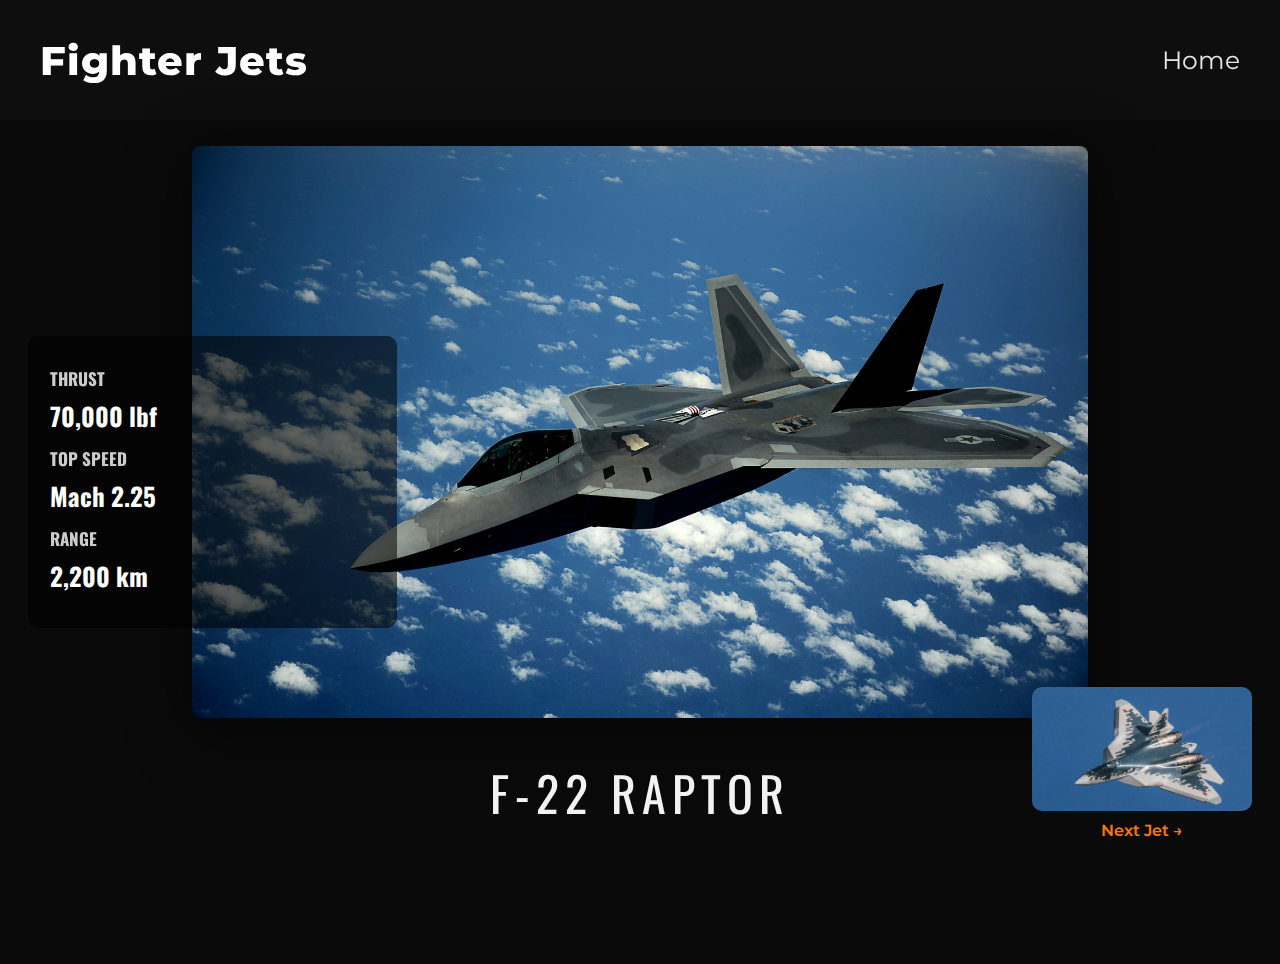
<file: F22.html>
<!DOCTYPE html>
<html lang="en">
<head>
<meta charset="UTF-8">
<link href="https://fonts.googleapis.com/css2?family=Oswald:wght@300;400;700&family=Montserrat:wght@300;400;600&display=swap" rel="stylesheet">
<title>F‑22 Raptor </title>
<link rel="stylesheet" href="f22.css"> 

</head>

<body>

<nav>
    <div class="logo">Fighter Jets</div>
    <div class="links">
        <a href="index.html">Home</a>
    </div>
</nav>

<div class="hero">

    <div class="bg-text">SU‑57</div>

    
    <img src="f22.jpg" class="jet-img" alt="F‑22 Raptor">

    <div class="specs">
        <h2>THRUST</h2>
        <p>70,000 lbf</p>

        <h2>TOP SPEED</h2>
        <p>Mach 2.25</p>

        <h2>RANGE</h2>
        <p>2,200 km</p>
    </div>

    <div class="model-name"> F-22 RAPTOR</div>

    <div class="explore-card">
        <img src="su57.jpg" alt="SU‑57 Front View">
        <a href="su57.html">Next Jet →</a>
    </div>

</div>

<div id="jetInfoPopup" class="popup hidden">
  <div class="popup-content">
    <button id="closeJetPopup">Close</button>
    <h2 id="jetPopupTitle"></h2>
    <p id="jetPopupText"></p>
  </div>
</div>





</body>
</html>
<style> .jet-img { transform: translateY(-50px); } </style>
<script>
const popup = document.getElementById("jetInfoPopup");
const popupTitle = document.getElementById("jetPopupTitle");
const popupText = document.getElementById("jetPopupText");
const closePopup = document.getElementById("closeJetPopup");


document.querySelector(".jet-img").addEventListener("click", () => {
  popupTitle.textContent = "F‑22 Raptor";
  popupText.textContent = "The F‑22 Raptor is a fifth-generation, single-seat, twin-engine, all-weather stealth tactical fighter aircraft developed for the United States Air Force.";
  popup.classList.remove("hidden");
});


closePopup.addEventListener("click", () => {
  popup.classList.add("hidden");
});
</script>
</file>
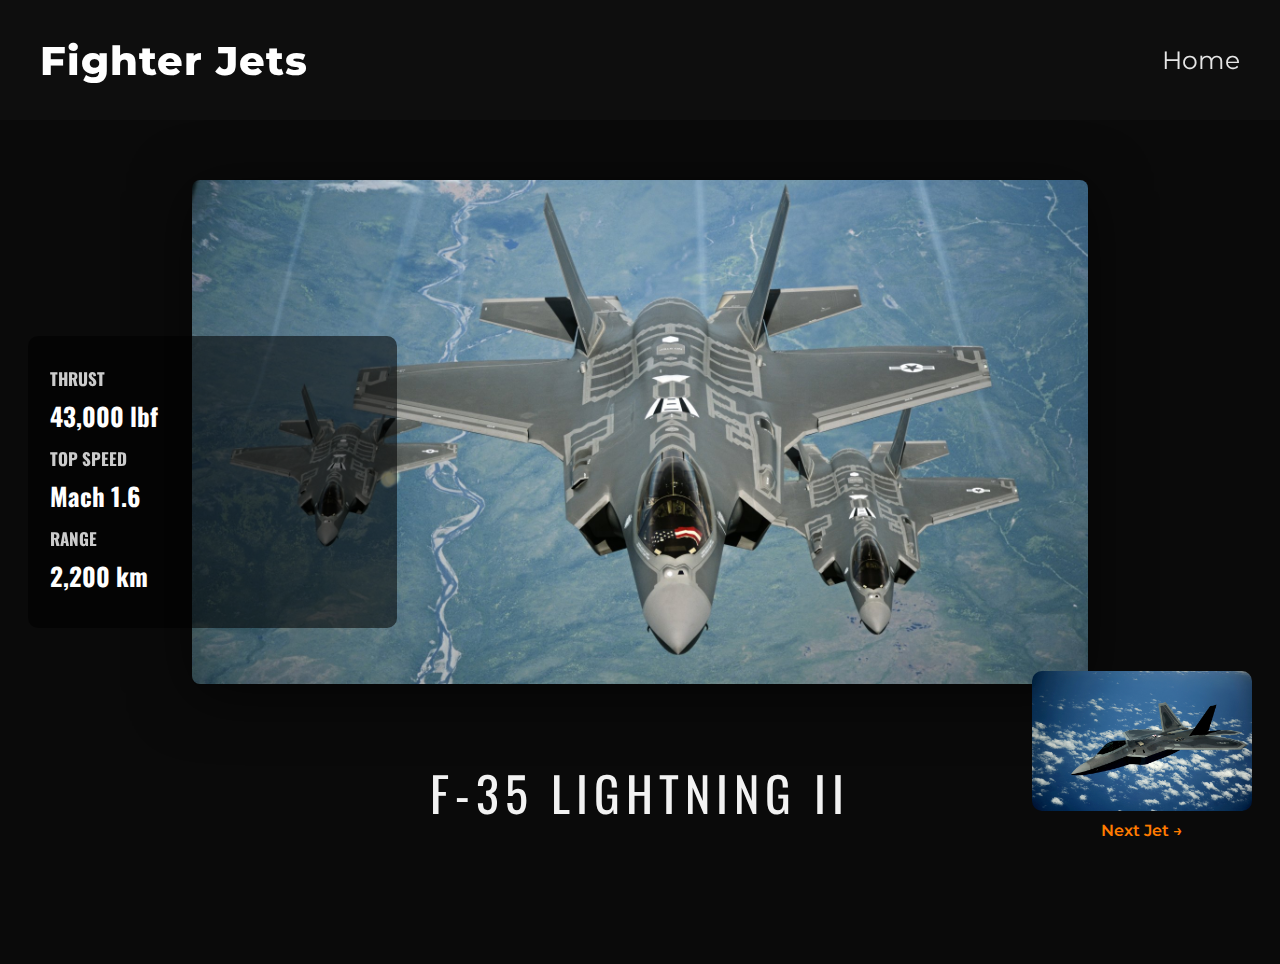
<file: f35.html>
<!DOCTYPE html>
<html lang="en">
<head>
<meta charset="UTF-8">
<title>F‑35 Lightning II </title>
<link rel="stylesheet" href="f22.css"> <!-- reuse same CSS -->

<link href="https://fonts.googleapis.com/css2?family=Oswald:wght@300;400;700&family=Montserrat:wght@300;400;600&display=swap" rel="stylesheet">
</head>

<body>

<nav>
    <div class="logo">Fighter Jets</div>
    <div class="links">
        <a href="index.html">Home</a>
    </div>
</nav>

<div class="hero">  

    <div class="bg-text">F-35</div>

    <!-- Replace with your transparent PNG -->
    <img src="f35II.jpg" class="jet-img" alt="F‑35 Lightning II">

    <div class="specs">
        <h2>THRUST</h2>
        <p>43,000 lbf</p>

        <h2>TOP SPEED</h2>
        <p>Mach 1.6</p>

        <h2>RANGE</h2>
        <p>2,200 km</p>
    </div>

    <div class="model-name"> F-35 LIGHTNING II</div>

    <div class="explore-card">
        <img src="f22.jpg" alt="F22 Front View">
        <a href="F22.html">Next Jet →</a>
    </div>

</div> 

<div id="jetInfoPopup" class="popup hidden">
  <div class="popup-content">
    <button id="closeJetPopup">Close</button>
    <h2 id="jetPopupTitle"></h2>
    <p id="jetPopupText"></p>
  </div>
</div>




</body>
</html>

<style> .jet-img { transform: translateY(-50px); } </style>

<script>
const popup = document.getElementById("jetInfoPopup");
const popupTitle = document.getElementById("jetPopupTitle");
const popupText = document.getElementById("jetPopupText");
const closePopup = document.getElementById("closeJetPopup");


document.querySelector(".jet-img").addEventListener("click", () => {
  popupTitle.textContent = "F‑35 Lightning II";
  popupText.textContent = "The F‑35 Lightning II is a family of stealth multirole fighters developed by Lockheed Martin.";
  popup.classList.remove("hidden");
});


closePopup.addEventListener("click", () => {
  popup.classList.add("hidden");
});
</script>
</file>
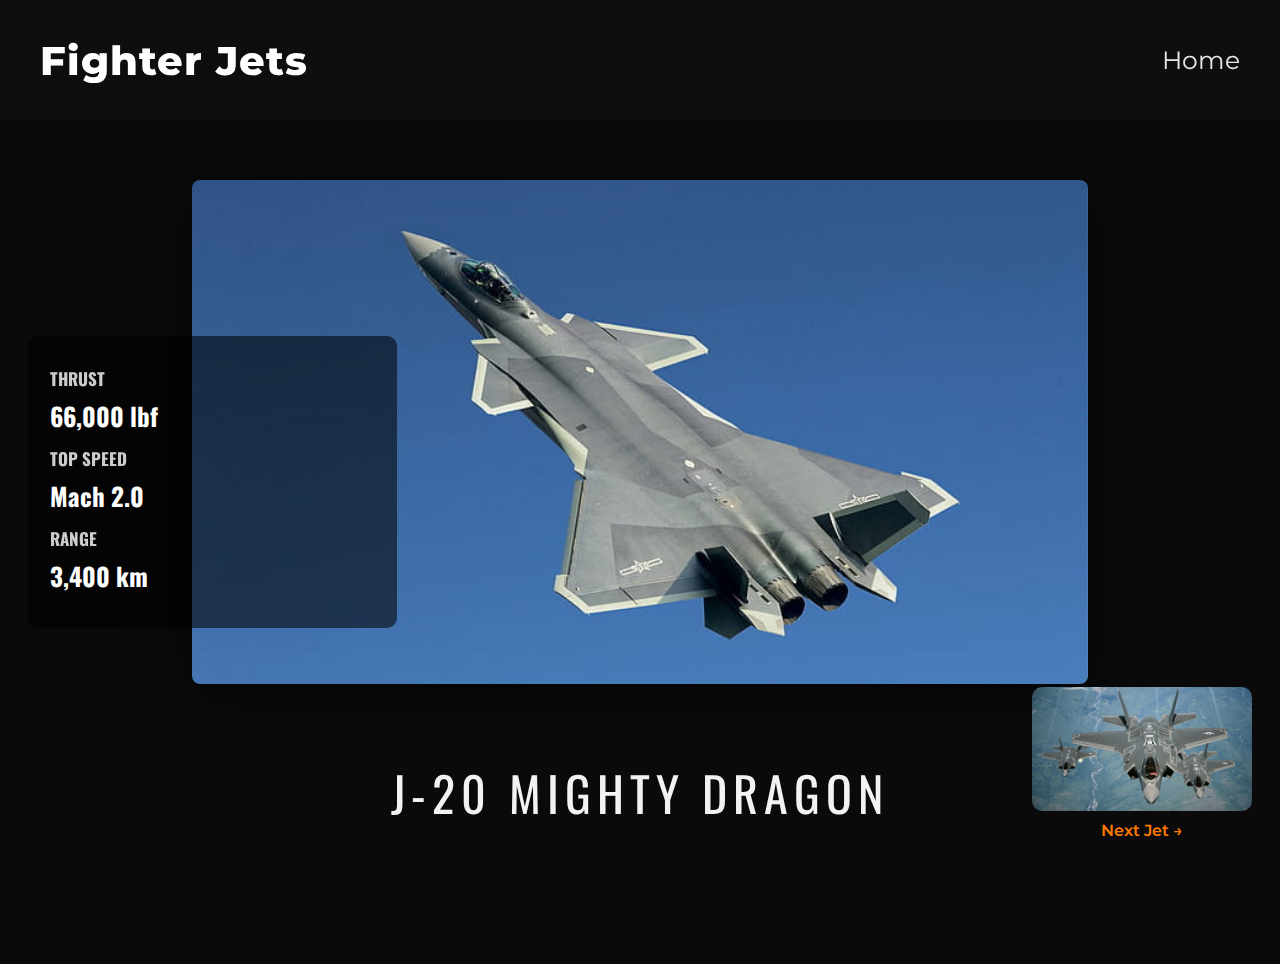
<file: j20.html>
<!DOCTYPE html>
<html lang="en">
<head>
<meta charset="UTF-8">
<title>J‑20 Mighty Dragon</title>
<link rel="stylesheet" href="f22.css">
<link href="https://fonts.googleapis.com/css2?family=Oswald:wght@300;400;700&family=Montserrat:wght@300;400;600&display=swap" rel="stylesheet">
</head>

<body>

<nav>
    <div class="logo">Fighter Jets</div>
    <div class="links">
        <a href="index.html">Home</a>
     </div>
</nav>

<div class="hero">

    <div class="bg-text">J‑20</div>

    <img src="j20.jpg" class="jet-img" alt="J‑20 Mighty Dragon">

    <div class="specs">
        <h2>THRUST</h2>
        <p>66,000 lbf</p>

        <h2>TOP SPEED</h2>
        <p>Mach 2.0</p>

        <h2>RANGE</h2>
        <p>3,400 km</p>
    </div>

    <div class="model-name">J‑20 MIGHTY DRAGON</div>

    <div class="explore-card">
        <img src="f35II.jpg" alt="F‑35 Front View">
        <a href="f35.html">Next Jet →</a>
    </div>

</div>


<div id="jetInfoPopup" class="popup hidden">
  <div class="popup-content">
    <button id="closeJetPopup">Close</button>
    <h2 id="jetPopupTitle"></h2>
    <p id="jetPopupText"></p>
  </div>
</div>


<script>
const popup = document.getElementById("jetInfoPopup");
const popupTitle = document.getElementById("jetPopupTitle");
const popupText = document.getElementById("jetPopupText");
const closePopup = document.getElementById("closeJetPopup");


document.querySelector(".jet-img").addEventListener("click", () => {
  popupTitle.textContent = "J‑20 Mighty Dragon";
  popupText.textContent =
    "The J‑20 Mighty Dragon is China’s fifth‑generation stealth fighter designed for long‑range interception, advanced sensor fusion, and high‑end air superiority roles.";
  popup.classList.remove("hidden");
});


closePopup.addEventListener("click", () => {
  popup.classList.add("hidden");
});
</script>
<style> .jet-img { transform: translateY(-50px); } </style>
</body>
</html>
</file>
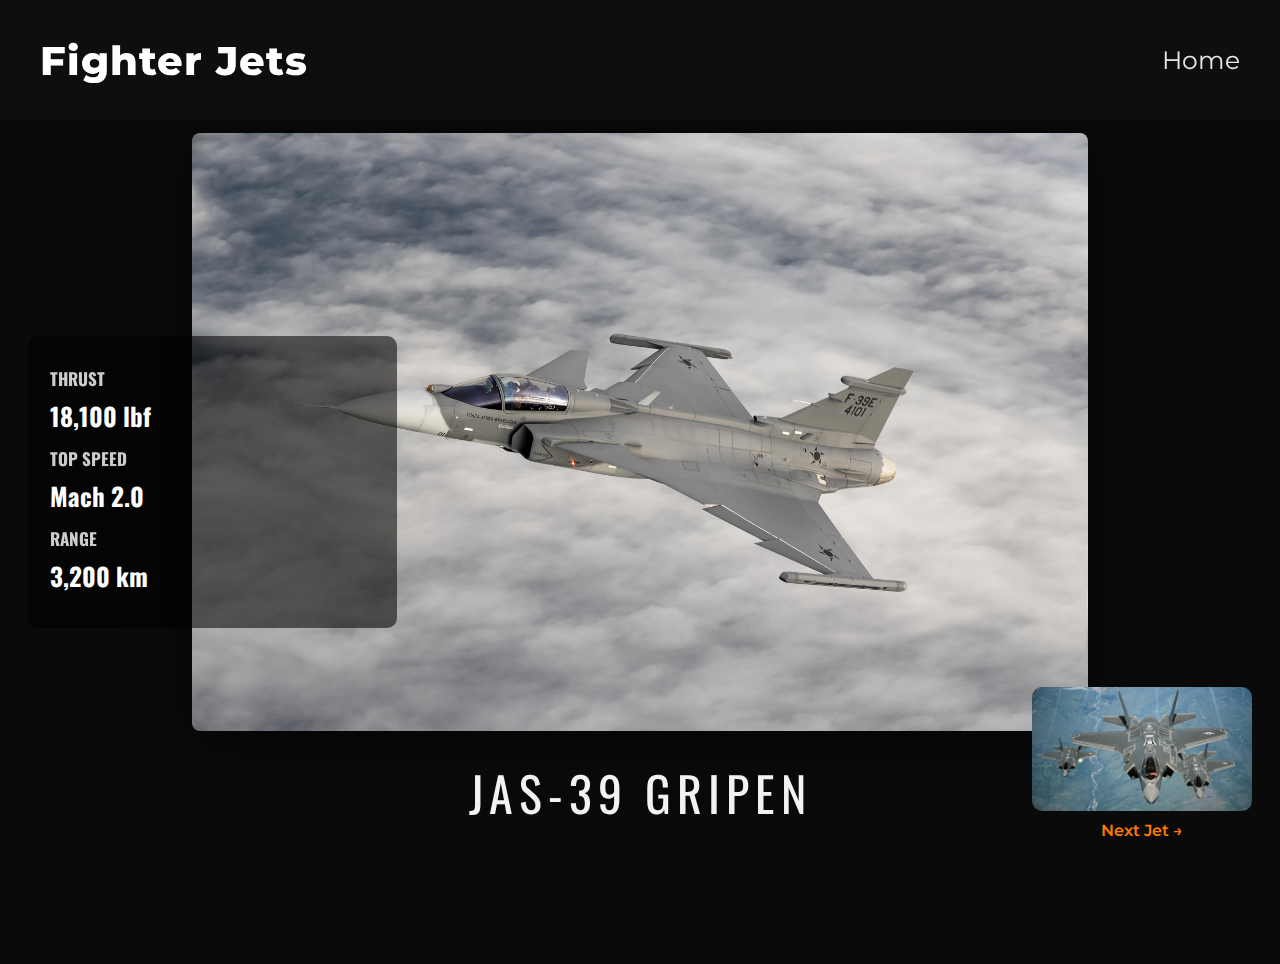
<file: jas39.html>
<!DOCTYPE html>
<html lang="en">
<head>
<meta charset="UTF-8">
<title>JAS‑39 Gripen</title>
<link rel="stylesheet" href="f22.css">
<link href="https://fonts.googleapis.com/css2?family=Oswald:wght@300;400;700&family=Montserrat:wght@300;400;600&display=swap" rel="stylesheet">
</head>

<body>

<nav>
    <div class="logo">Fighter Jets</div>
    <div class="links">
        <a href="index.html">Home</a>
        
    </div>
</nav>

<div class="hero">

    <div class="bg-text">JAS‑39</div>

    <img src="jas39.jpg" class="jet-img" alt="JAS‑39 Gripen">

    <div class="specs">
        <h2>THRUST</h2>
        <p>18,100 lbf</p>

        <h2>TOP SPEED</h2>
        <p>Mach 2.0</p>

        <h2>RANGE</h2>
        <p>3,200 km</p>
    </div>

    <div class="model-name">JAS‑39 GRIPEN</div>

    <div class="explore-card">
        <img src="f35II.jpg" alt="F‑35 Front View">
        <a href="f35.html">Next Jet →</a>
    </div>

</div>


<div id="jetInfoPopup" class="popup hidden">
  <div class="popup-content">
    <button id="closeJetPopup">Close</button>
    <h2 id="jetPopupTitle"></h2>
    <p id="jetPopupText"></p>
  </div>
</div>


<script>
const popup = document.getElementById("jetInfoPopup");
const popupTitle = document.getElementById("jetPopupTitle");
const popupText = document.getElementById("jetPopupText");
const closePopup = document.getElementById("closeJetPopup");


document.querySelector(".jet-img").addEventListener("click", () => {
  popupTitle.textContent = "JAS‑39 Gripen";
  popupText.textContent =
    
    "The JAS‑39 Gripen is a Swedish multirole fighter known for agility, low operating cost, advanced avionics, and exceptional reliability.";
  popup.classList.remove("hidden");
});


closePopup.addEventListener("click", () => {
  popup.classList.add("hidden");
});
</script>
<style> .jet-img { transform: translateY(-50px); } </style>
</body>
</html>
</file>
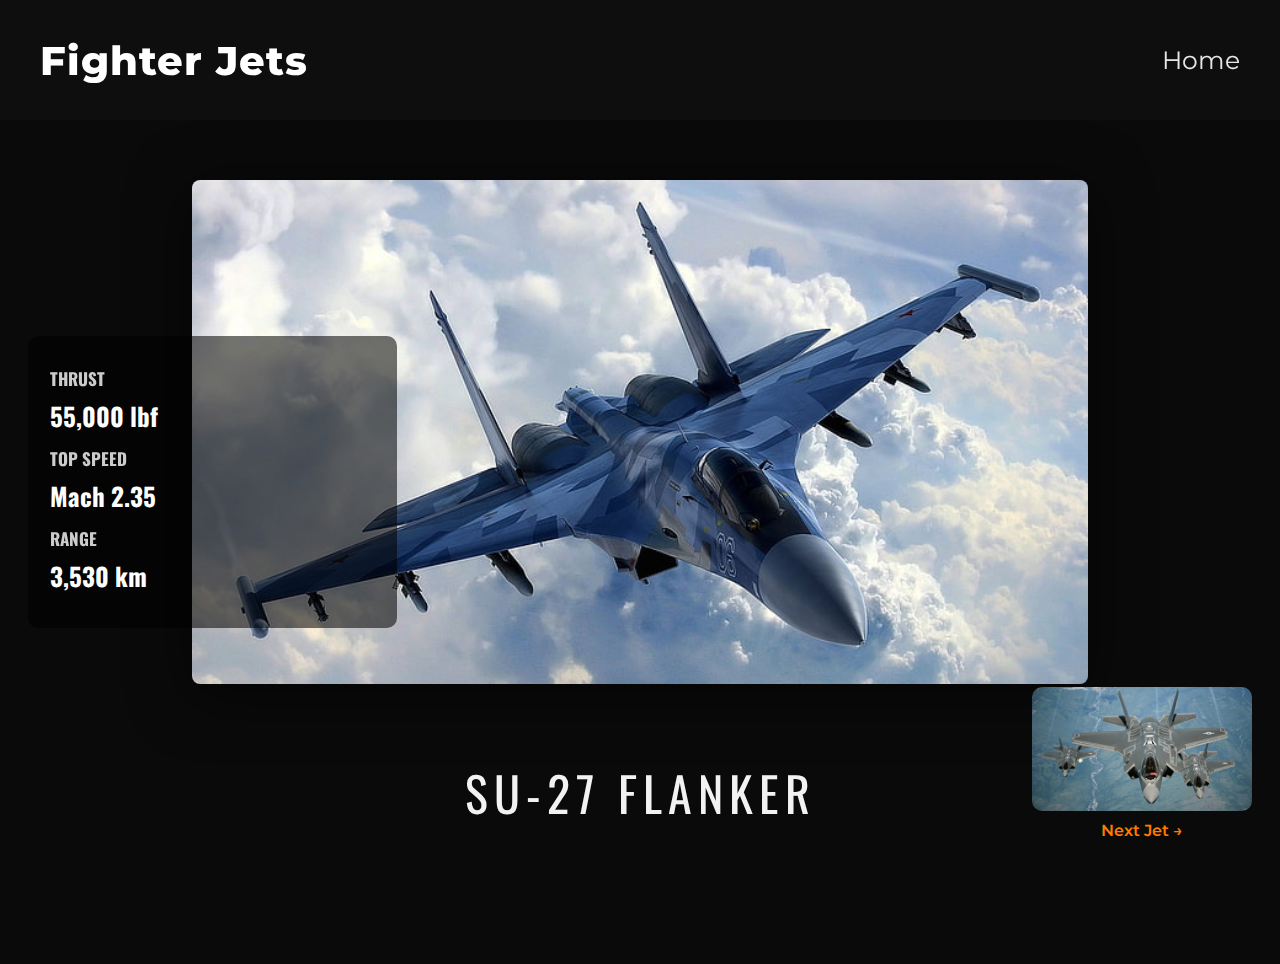
<file: su27.html>
<!DOCTYPE html>
<html lang="en">
<head>
<meta charset="UTF-8">
<title>Su‑27 Flanker</title>
<link rel="stylesheet" href="f22.css">
<link href="https://fonts.googleapis.com/css2?family=Oswald:wght@300;400;700&family=Montserrat:wght@300;400;600&display=swap" rel="stylesheet">
</head>

<body>

<nav>
    <div class="logo">Fighter Jets</div>
    <div class="links">
        <a href="index.html">Home</a>
    </div>
</nav>

<div class="hero">

    <div class="bg-text">SU‑27</div>

    <img src="su27.jpg" class="jet-img" alt="Su‑27 Flanker">

    <div class="specs">
        <h2>THRUST</h2>
        <p>55,000 lbf</p>

        <h2>TOP SPEED</h2>
        <p>Mach 2.35</p>

        <h2>RANGE</h2>
        <p>3,530 km</p>
    </div>

    <div class="model-name">SU‑27 FLANKER</div>

    <div class="explore-card">
        <img src="f35II.jpg" alt="F‑35 Front View">
        <a href="f35.html">Next Jet →</a>
    </div>

</div>
<!-- Popup -->
<div id="jetInfoPopup" class="popup hidden">
  <div class="popup-content">
    <button id="closeJetPopup">Close</button>
    <h2 id="jetPopupTitle"></h2>
    <p id="jetPopupText"></p>
  </div>
</div>

<script>
const popup = document.getElementById("jetInfoPopup");
const popupTitle = document.getElementById("jetPopupTitle");
const popupText = document.getElementById("jetPopupText");
const closePopup = document.getElementById("closeJetPopup");

// When the jet image is clicked → show Su‑27 info
document.querySelector(".jet-img").addEventListener("click", () => {
  popupTitle.textContent = "Su‑27 Flanker";
  popupText.textContent =
    "The Su‑27 is a Soviet-designed air superiority fighter known for extreme agility, long-range interception, and forming the basis for many later Flanker variants.";
  popup.classList.remove("hidden");
});

// Close popup
closePopup.addEventListener("click", () => {
  popup.classList.add("hidden");
});
</script>
<style> .jet-img { transform: translateY(-50px); } </style>

</body>
</html>
</file>
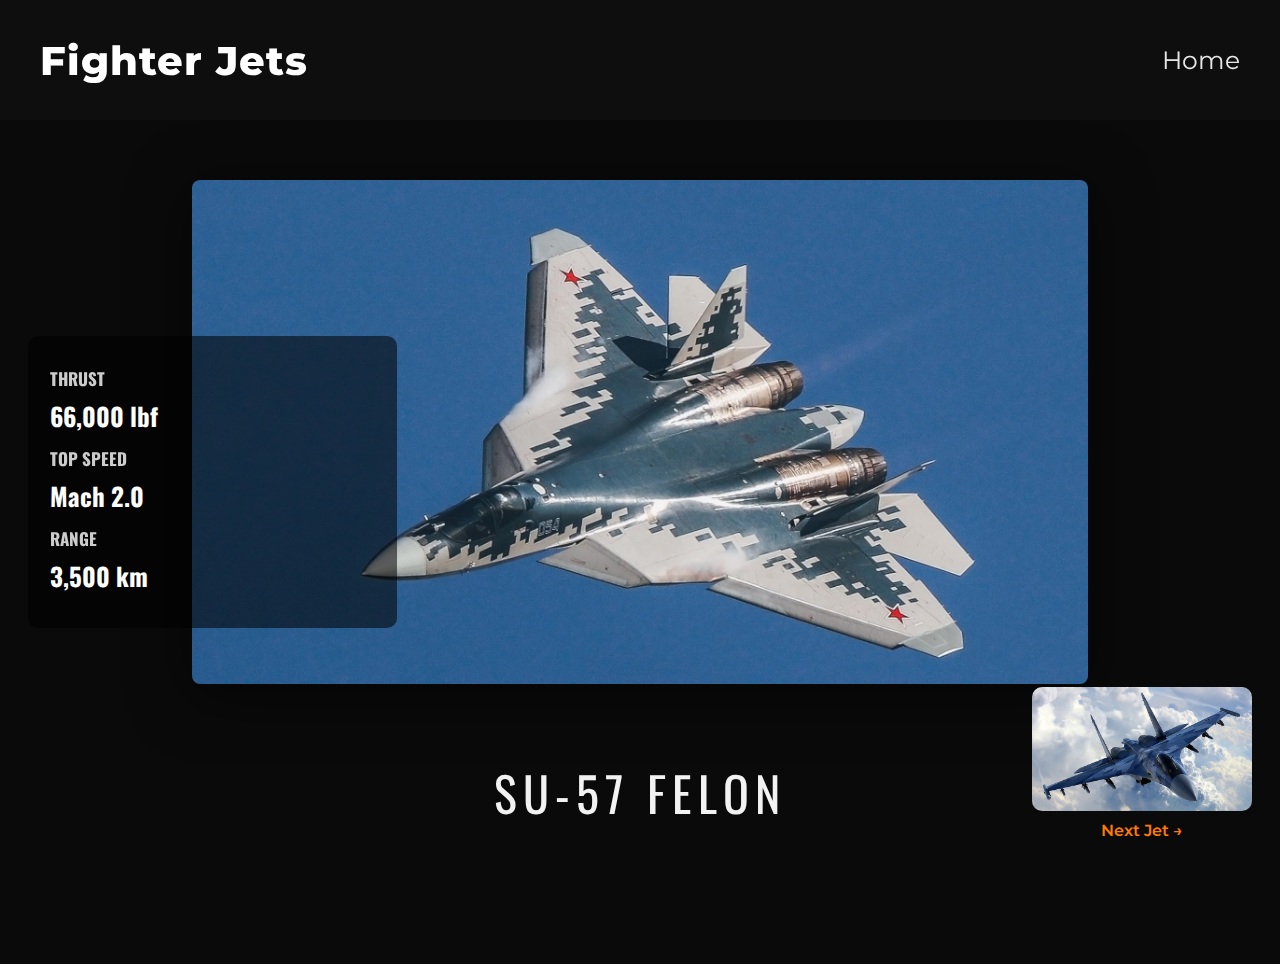
<file: su57.html>
<!DOCTYPE html>
<html lang="en">
<head>
<meta charset="UTF-8">
<title>Su‑57 Felon</title>
<link rel="stylesheet" href="f22.css"> 

<link href="https://fonts.googleapis.com/css2?family=Oswald:wght@300;400;700&family=Montserrat:wght@300;400;600&display=swap" rel="stylesheet">
</head>

<body>

<nav>
    <div class="logo">Fighter Jets</div>
    <div class="links">
        <a href="index.html">Home</a>
    </div>
</nav>

<div class="hero">

    <div class="bg-text">SU‑57</div>

    
    <img src="su57.jpg" class="jet-img" alt="Su‑57 Felon">

    <div class="specs">
        <h2>THRUST</h2>
        <p>66,000 lbf</p>

        <h2>TOP SPEED</h2>
        <p>Mach 2.0</p>

        <h2>RANGE</h2>
        <p>3,500 km</p>
    </div>

    <div class="model-name">SU‑57 FELON</div>

    <div class="explore-card">
        <img src="su27.jpg" alt="SU‑27 Front View">
        <a href="su27.html">Next Jet →</a>
    </div>

</div> 
<div id="jetInfoPopup" class="popup hidden">
  <div class="popup-content">
    <button id="closeJetPopup">Close</button>
    <h2 id="jetPopupTitle"></h2>
    <p id="jetPopupText"></p>
  </div>
</div>
<script>
const popup = document.getElementById("jetInfoPopup");
const popupTitle = document.getElementById("jetPopupTitle");
const popupText = document.getElementById("jetPopupText");
const closePopup = document.getElementById("closeJetPopup");


document.querySelector(".jet-img").addEventListener("click", () => {
  popupTitle.textContent = "Su‑27 Flanker";
  popupText.textContent =
    "The Su‑57 is Russia’s fifth‑generation stealth fighter featuring supermaneuverability and advanced radar systems.";
  popup.classList.remove("hidden");
});
  

closePopup.addEventListener("click", () => {
  popup.classList.add("hidden");
});
</script>

</body>
</html>
<style> .jet-img { transform: translateY(-50px); } </style>
</file>
<file: f22.css>
:root{
  --bg:#0a0a0a;
  --panel:rgba(0,0,0,0.55);
  --accent:#ff7b00;
}
html,body{height:100%;}
body{
  margin:0;
  font-family:'Montserrat',sans-serif;
  background:var(--bg);
  color:#fff;
  -webkit-font-smoothing:antialiased;
  -moz-osx-font-smoothing:grayscale;
  padding-top:64px; 
}


nav{
  position:fixed;
  top:0; left:0; right:0;
  height: 40px;
  display:flex;
  align-items:center;
  padding: 40px;
  background:rgba(17,17,17,0.5);
  backdrop-filter:blur(6px);
  z-index:1000;
}
nav .logo{
  font-weight:800;
  font-size:40px;
  letter-spacing:1px;
}
nav .links{
  margin-left:auto;
  display:flex;
  gap:30px;
  align-items:center;
}
nav .links a{
  color:#fff;
  text-decoration:none;
  font-size:25px;
  opacity:0.9;
}
nav .links a:hover{opacity:1}


.hero{
  min-height:calc(100vh - 64px);
  padding-top:0; 
  box-sizing:border-box;
  position:relative; 
  display:flex;
  align-items:center;
  justify-content:center;
  overflow:hidden;
}


.bg-text{
  position:absolute;
  top:50%; left:50%; transform:translate(-50%,-50%);
  font-family:'Oswald',sans-serif;
  font-size:220px;
  font-weight:700;
  color:rgba(255,255,255,0.04);
  pointer-events:none;
  user-select:none;
  letter-spacing:-8px;
}


.jet-img{
  width:70%;
  max-width:920px;
  height:auto;
  z-index:3; 
  border-radius:8px;
  filter:drop-shadow(0 10px 30px rgba(0,0,0,0.6));
  object-fit:contain;
  display:block;
  margin:0 auto;
  position:static; 
  left:auto;
  transform:translateY(50px); 
}


.specs{
  position:absolute;
  left:28px;
  top:50%;
  transform:translateY(-50%);
  background:var(--panel);
  padding:22px;  
  border-radius:10px;
  width:325px;    
  z-index:5;
  font-family:'Oswald',sans-serif;
}
.specs h2{font-size:17px;opacity:0.8;margin:8px 0 6px}
.specs p{font-size:25px;margin:0 0 12px;font-weight:700}


.model-name{
  position:absolute;
  bottom:72px;
  left:50%;
  transform:translateX(-50%);
  font-family:'Oswald',sans-serif;
  font-size:48px;
  letter-spacing:6px;
  z-index:4;
  opacity:0.95;
}


.explore-card{
  position:absolute;
  right:28px;
  bottom:60px;
  text-align:center;
  z-index:5;
}
.explore-card img{width:220px;border-radius:10px;display:block}
.explore-card a{display:block;margin-top:10px;color:var(--accent);text-decoration:none;font-weight:600}


#gallery{
  padding:40px 20px 80px;
  max-width:1200px;
  margin:0 auto;
}
#gallery h2{font-family:'Oswald',sans-serif;text-align:center;margin:0 0 18px}

.jet-grid{
  display:grid;
  grid-template-columns:repeat(auto-fit,minmax(220px,1fr));
  gap:18px;
}

.jet-card{
  background:rgba(255,255,255,0.03);
  border-radius:10px;
  overflow:hidden;
  padding:10px;
  text-align:center;
  transition:transform .18s ease,box-shadow .18s ease;
}
.jet-card:hover{transform:translateY(-6px);box-shadow:0 10px 30px rgba(0,0,0,0.6)}
.jet-card img{width:100%;height:160px;object-fit:cover;border-radius:6px}
.jet-card h3{margin:10px 0 6px;font-family:'Oswald',sans-serif;font-size:18px}
.jet-card .meta{font-size:14px;opacity:.85}


@media (max-width:1000px){
  .jet-img{width:78%}
  .model-name{font-size:40px}
}

@media (max-width:820px){
  nav{padding:0 16px}
  nav .logo{font-size:22px}
  nav .links{gap:12px}
  .jet-img{width:85%}
  .specs{position:static;transform:none;width:auto;margin:12px;padding:14px}
  .explore-card{position:static;margin:0 auto 18px}
  .model-name{position:relative;bottom:auto;left:auto;transform:none;margin-top:12px;text-align:center;font-size:32px}
  .hero{flex-direction:column;align-items:center;padding-top:64px}
}

@media (max-width:480px){
  .jet-card img{height:140px}
  .specs p{font-size:18px}
  .model-name{font-size:26px}
}

/* if u do somehow read this I should say that most of this is copy and pasted from my first midterm project  */
.hidden{display:none}


.popup {
  position: fixed;
  inset: 0;
  background: rgba(0,0,0,0.7);
  display: flex;
  justify-content: center;
  align-items: center;
  z-index: 9999;
}

.popup-content {
  background: #111;
  padding: 24px;
  border-radius: 10px;
  max-width: 500px;
  width: 90%;
  color: white;
  font-family: 'Montserrat', sans-serif;
}

#closeJetPopup {
  float: right;
  background: #333;
  border: none;
  color: white;
  padding: 6px 10px;
  border-radius: 6px;
  cursor: pointer;
}

.hidden {
  display: none;
}
.jet-card-home {
  background: rgba(255,255,255,0.05);
  padding: 14px;
  border-radius: 12px;
  text-align: center;
  width: 220px;
  text-decoration: none;
  color: white;
  transition: transform .2s ease, box-shadow .2s ease;
}

.jet-card-home img {
  width: 100%;
  height: 140px;
  object-fit: cover;
  border-radius: 8px;
}

.jet-card-home:hover {
  transform: translateY(-8px);
  box-shadow: 0 10px 30px rgba(0,0,0,0.6);
}

.jet-card-home h3 {
  margin-top: 10px;
  font-family: 'Oswald', sans-serif;
  font-size: 20px;
  letter-spacing: 1px;
}
</file>
